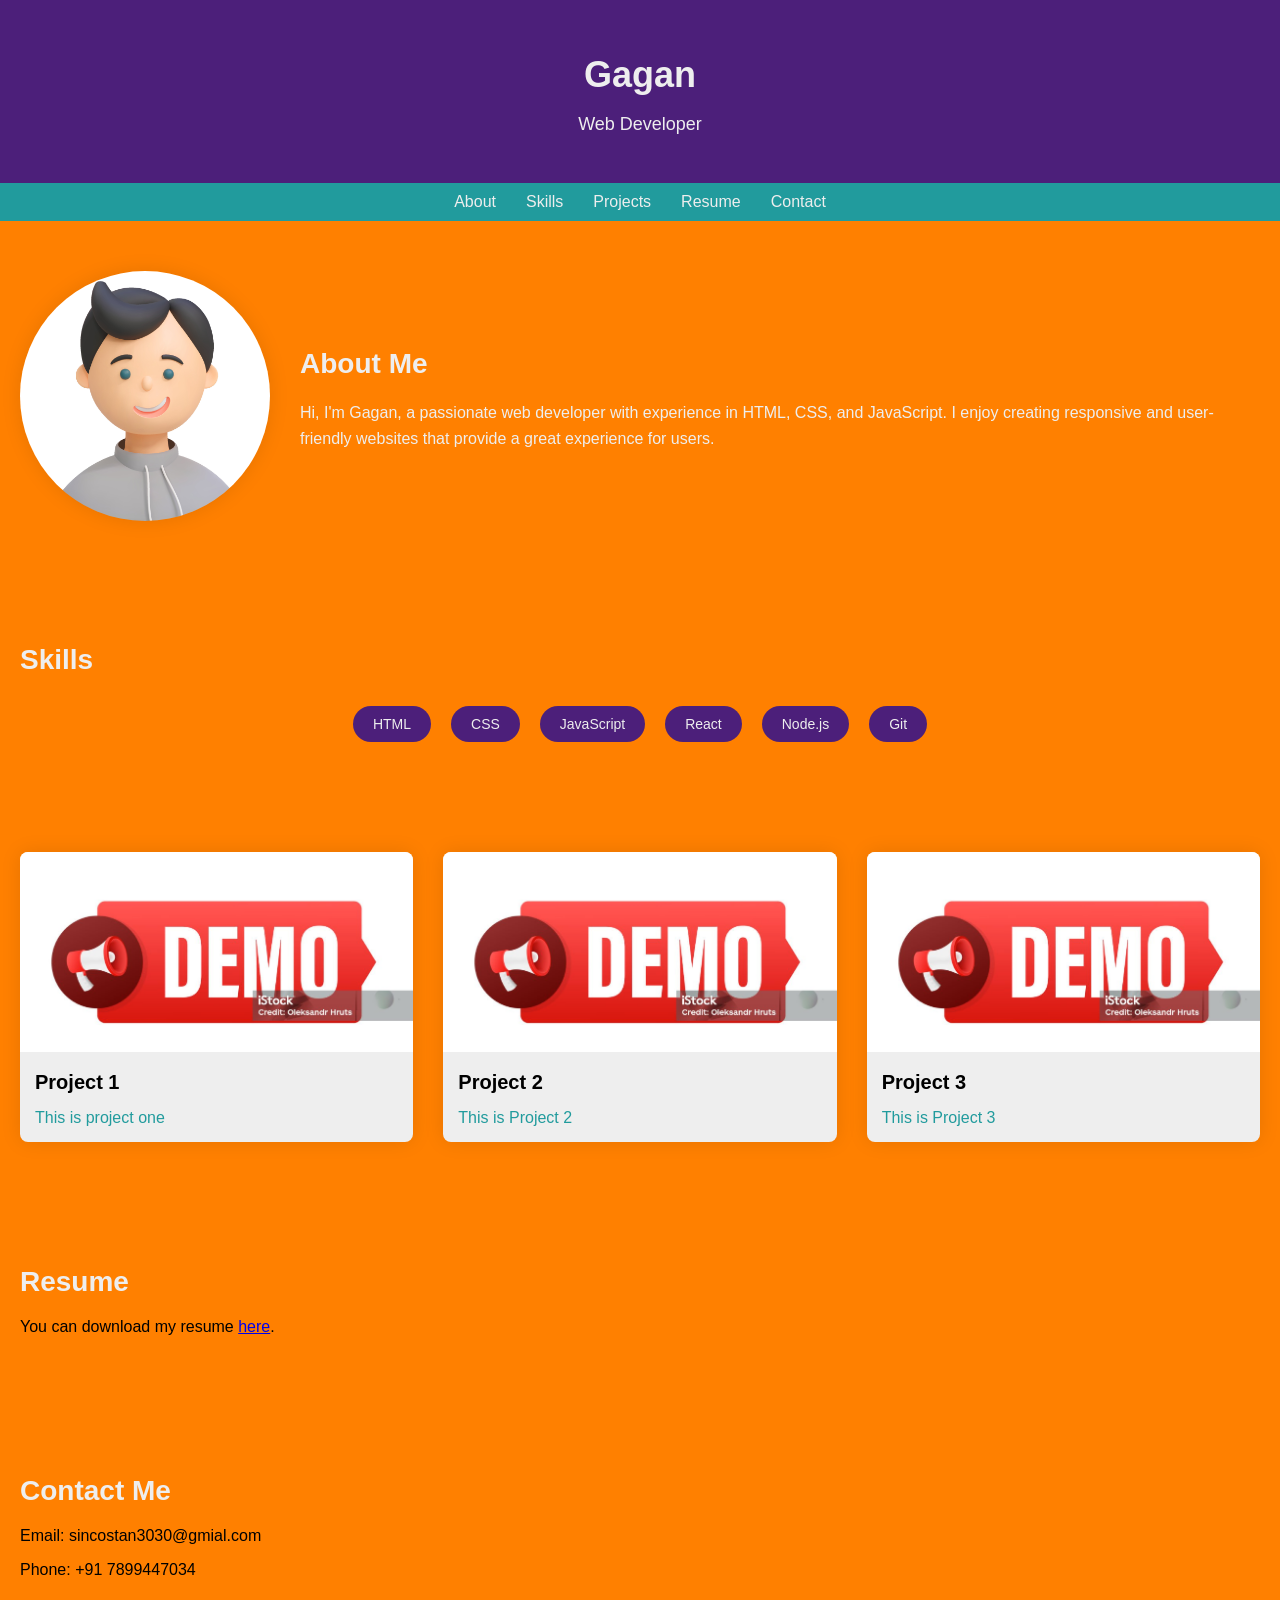
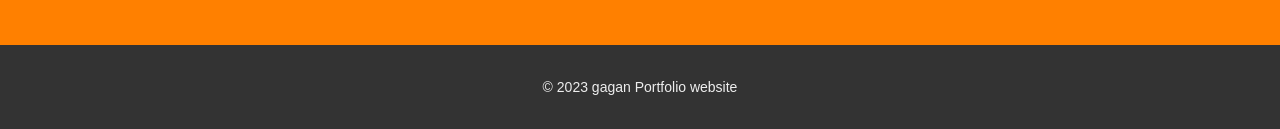
<file: PORTFOLIO/index.html>
<!DOCTYPE html>
<html lang="en">
<head>
  <meta charset="UTF-8">
  <meta name="viewport" content="width=device-width, initial-scale=1.0">
  <title>Gagan Portfolio</title>
  <link rel="stylesheet" href="style.css">
 
</head>
<body>
  <header>
    <h1>Gagan</h1>
    <p>Web Developer</p>
  </header>

  <nav>
    <ul>
      <li><a href="#about">About</a></li>
      <li><a href="#skills">Skills</a></li>
      <li><a href="#projects">Projects</a></li>
      <li><a href="#resume">Resume</a></li>
      <li><a href="#contact">Contact</a></li>
    </ul>
  </nav>

  <section id="about" class="about-section">
    <img src="assets/image/1.jpg" alt="loading img">
    <div>
      <h2>About Me</h2>
      <p>Hi, I'm Gagan, a passionate web developer with experience in HTML, CSS, and JavaScript. I enjoy creating responsive and user-friendly websites that provide a great experience for users.</p>
    </div>
  </section>

  <section id="skills" class="skills-section">
    <h2>Skills</h2>
    <ul>
      <li>HTML</li>
      <li>CSS</li>
      <li>JavaScript</li>
      <li>React</li>
      <li>Node.js</li>
      <li>Git</li>
    </ul>
  </section>

  <section id="projects" class="projects-section">
    <div class="project-card">
      <img src="assets/image/project img.png" alt="Project 1">
      <h3>Project 1</h3>
      <p>This is project one</p>
    </div>
    <div class="project-card">
      <img src="assets/image/project img.png" alt="Project 2">
      <h3>Project 2</h3>
      <p>This is Project 2</p>
    </div>
    <div class="project-card">
      <img src="assets/image/project img.png" alt="Project 3">
      <h3>Project 3</h3>
      <p>This is Project 3</p>
    </div>
  </section>

  <section id="resume">
    <h2>Resume</h2>
    <p>You can download my resume <a href="#">here</a>.</p>
  </section>

  <section id="contact">
    <h2>Contact Me</h2>
    <p>Email: sincostan3030@gmial.com</p>
    <p>Phone: +91 7899447034</p>
  </section>

  <footer>
    <p>&copy; 2023 gagan Portfolio website</p>
  </footer>
</body>
</html>
</file>
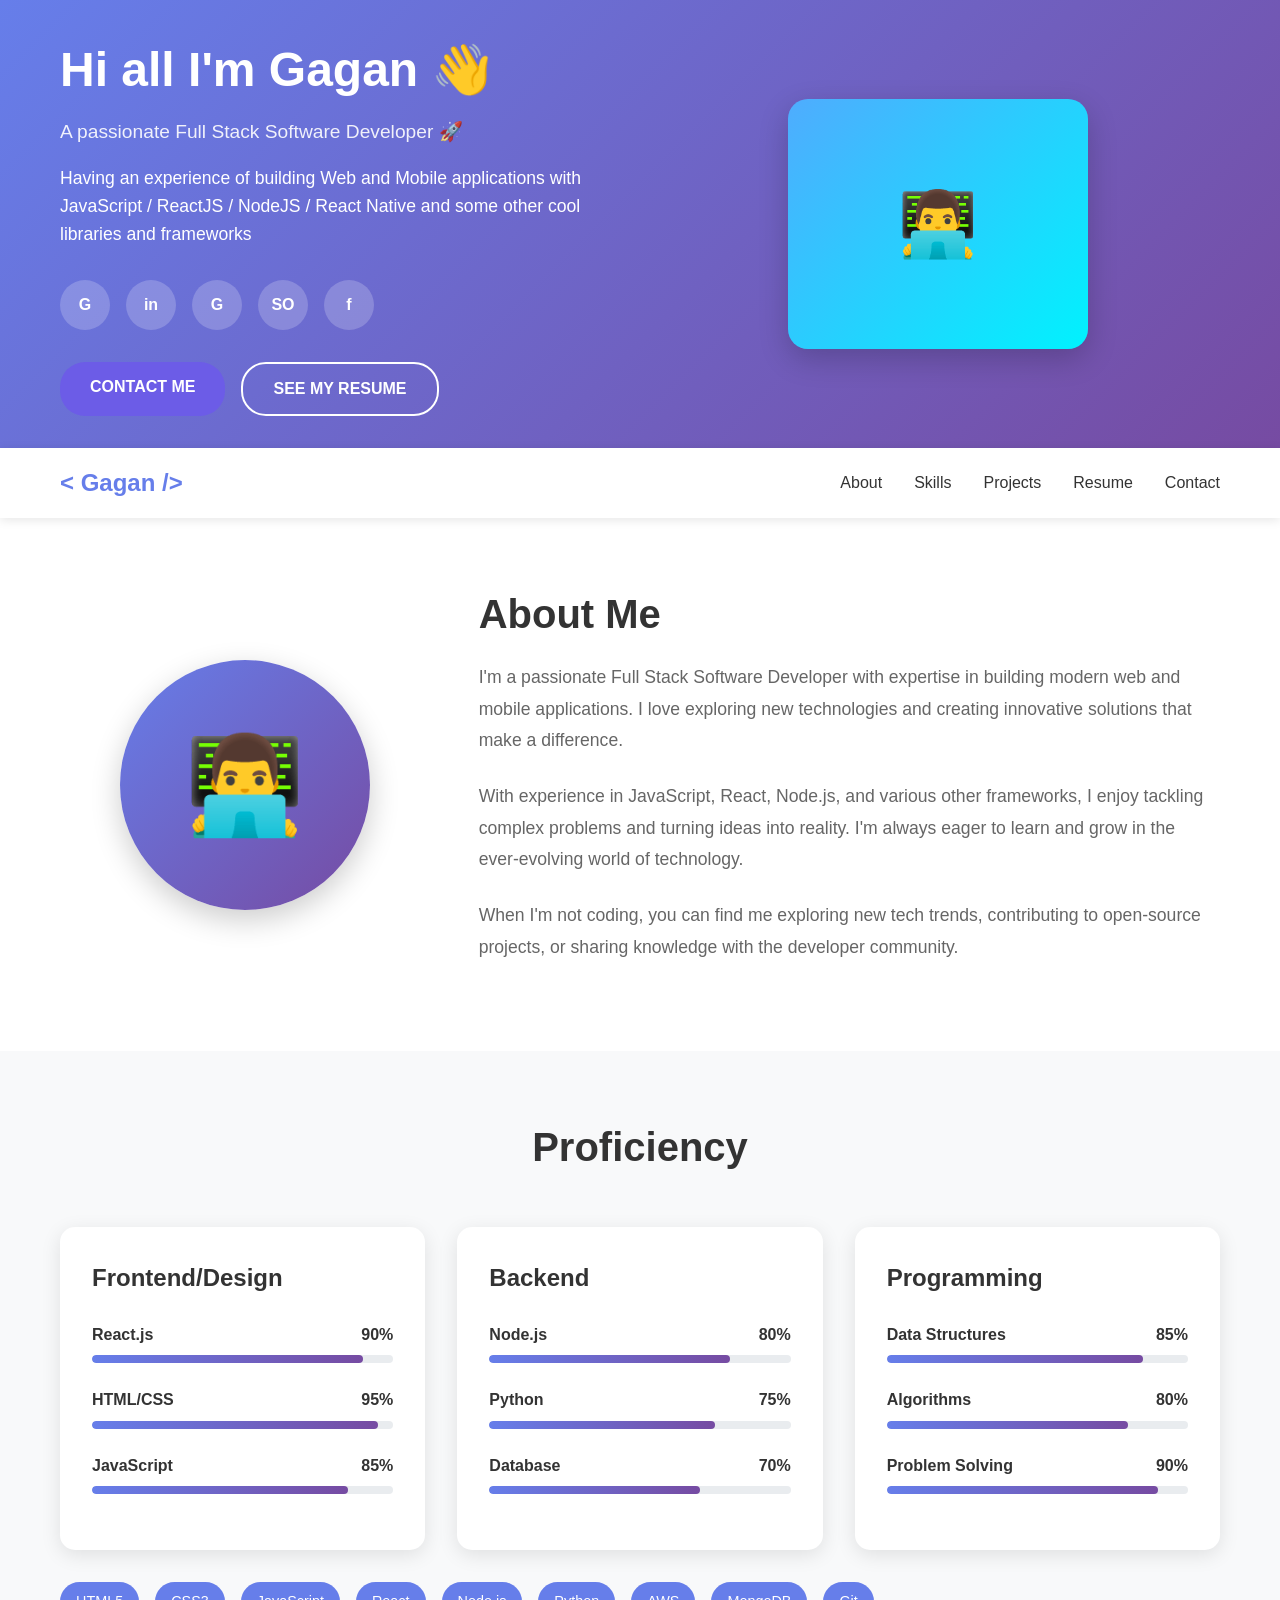
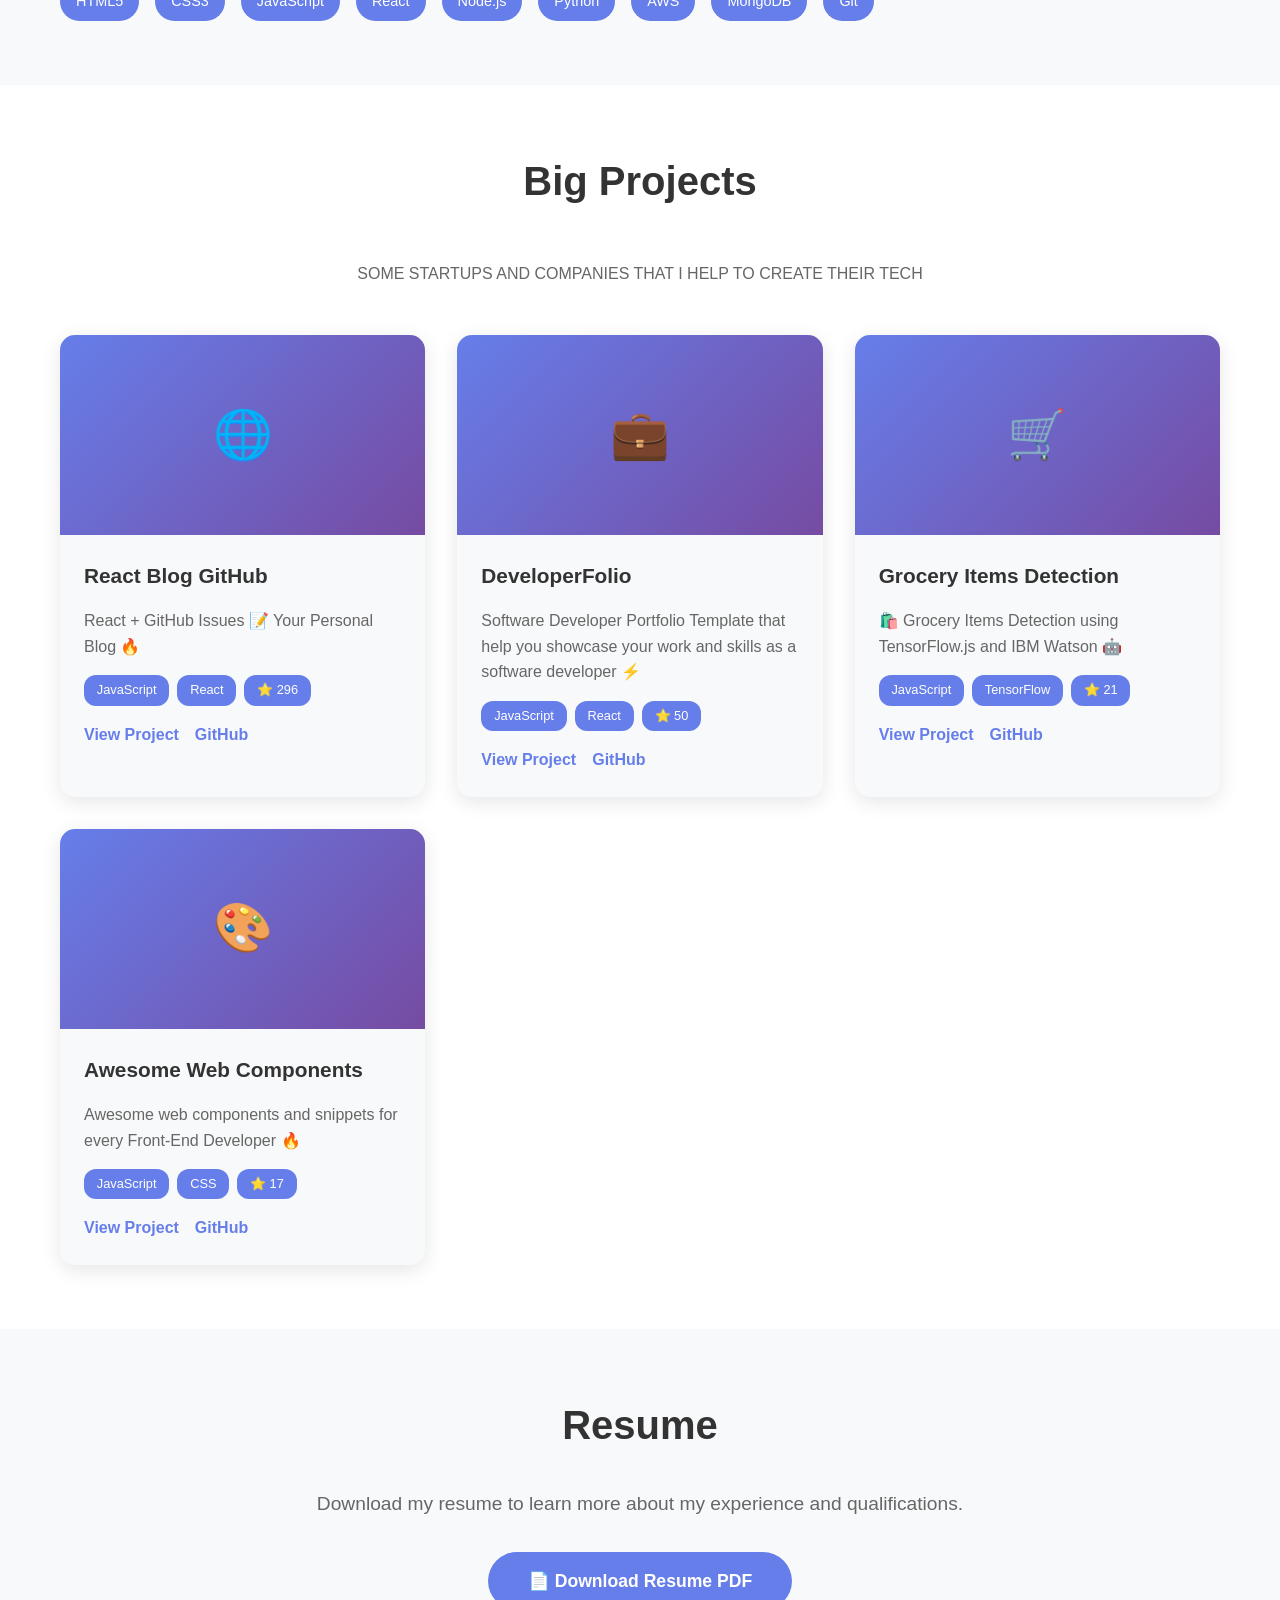
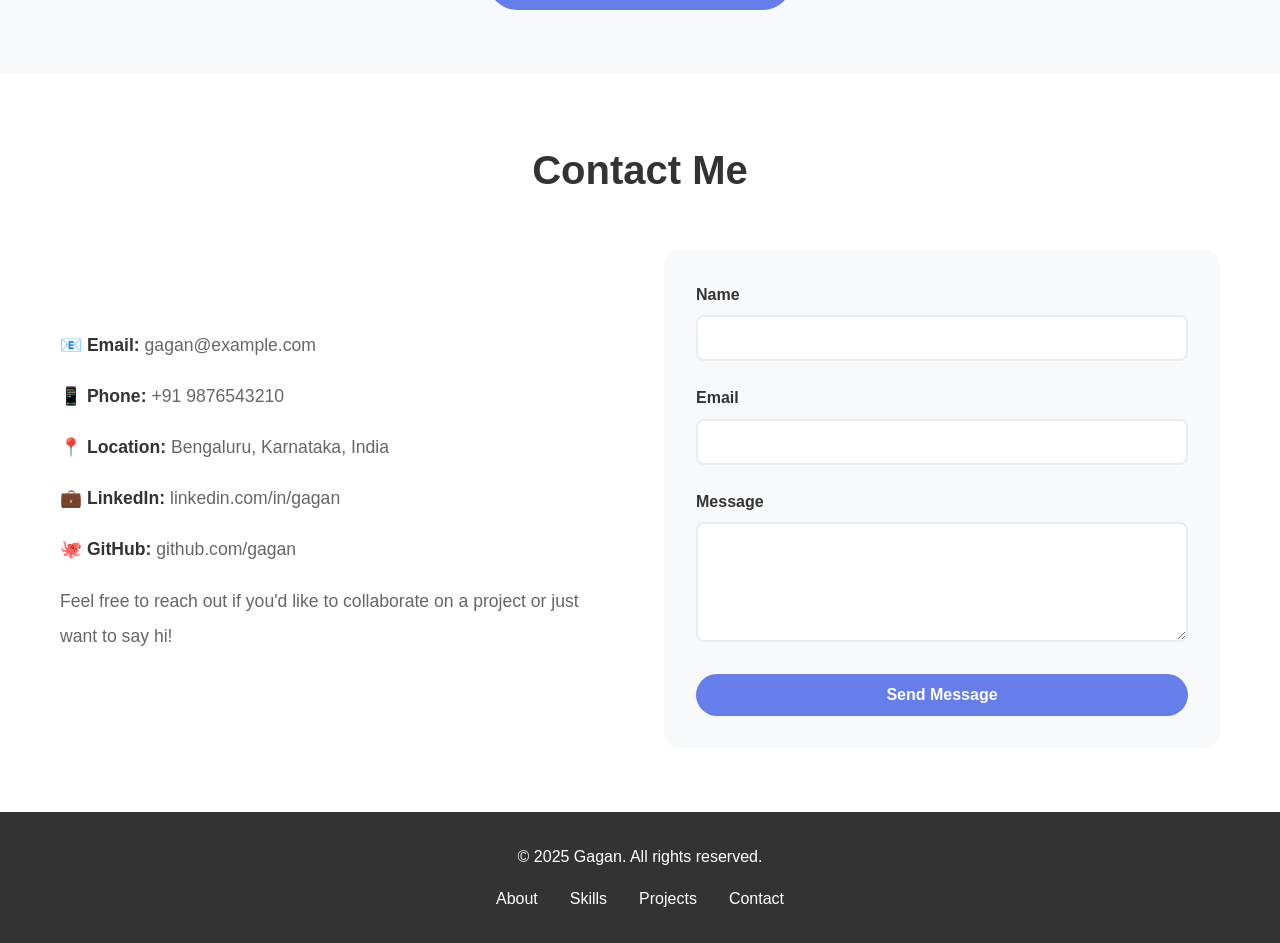
<file: TASK 1/1.html>
<!DOCTYPE html>
<html lang="en">
<head>
    <meta charset="UTF-8">
    <meta name="viewport" content="width=device-width, initial-scale=1.0">
    <title>Gagan - Full Stack Developer</title>
    <style>
        * {
            margin: 0;
            padding: 0;
            box-sizing: border-box;
        }

        body {
            font-family: -apple-system, BlinkMacSystemFont, 'Segoe UI', Roboto, Oxygen, Ubuntu, Cantarell, sans-serif;
            line-height: 1.6;
            color: #333;
            background-color: #f8f9fa;
        }

        .container {
            max-width: 1200px;
            margin: 0 auto;
            padding: 0 20px;
        }

        /* Header */
        header {
            background: linear-gradient(135deg, #667eea 0%, #764ba2 100%);
            color: white;
            padding: 2rem 0;
            position: relative;
            overflow: hidden;
        }

        .header-content {
            display: flex;
            align-items: center;
            justify-content: space-between;
            flex-wrap: wrap;
            gap: 2rem;
        }

        .header-text {
            flex: 1;
            min-width: 300px;
        }

        .header-text h1 {
            font-size: 3rem;
            margin-bottom: 0.5rem;
            font-weight: 700;
        }

        .header-text .tagline {
            font-size: 1.2rem;
            margin-bottom: 1rem;
            opacity: 0.9;
        }

        .header-text p {
            font-size: 1.1rem;
            line-height: 1.6;
            margin-bottom: 2rem;
        }

        .header-illustration {
            flex: 1;
            min-width: 300px;
            text-align: center;
        }

        .dev-illustration {
            width: 300px;
            height: 250px;
            background: linear-gradient(135deg, #4facfe 0%, #00f2fe 100%);
            border-radius: 20px;
            position: relative;
            margin: 0 auto;
            box-shadow: 0 10px 30px rgba(0, 0, 0, 0.2);
        }

        .dev-illustration::before {
            content: '👨‍💻';
            position: absolute;
            top: 50%;
            left: 50%;
            transform: translate(-50%, -50%);
            font-size: 4rem;
        }

        .social-links {
            display: flex;
            gap: 1rem;
            margin-top: 1rem;
        }

        .social-links a {
            display: inline-block;
            width: 50px;
            height: 50px;
            background: rgba(255, 255, 255, 0.2);
            border-radius: 50%;
            display: flex;
            align-items: center;
            justify-content: center;
            color: white;
            text-decoration: none;
            font-weight: bold;
            transition: all 0.3s ease;
        }

        .social-links a:hover {
            background: rgba(255, 255, 255, 0.3);
            transform: translateY(-3px);
        }

        .cta-buttons {
            display: flex;
            gap: 1rem;
            margin-top: 2rem;
        }

        .btn {
            padding: 12px 30px;
            border: none;
            border-radius: 25px;
            font-size: 1rem;
            font-weight: 600;
            cursor: pointer;
            transition: all 0.3s ease;
            text-decoration: none;
            display: inline-block;
            text-align: center;
        }

        .btn-primary {
            background: #6c5ce7;
            color: white;
        }

        .btn-secondary {
            background: transparent;
            color: white;
            border: 2px solid white;
        }

        .btn:hover {
            transform: translateY(-2px);
            box-shadow: 0 5px 15px rgba(0, 0, 0, 0.2);
        }

        /* Navigation */
        nav {
            background: white;
            box-shadow: 0 2px 10px rgba(0, 0, 0, 0.1);
            position: sticky;
            top: 0;
            z-index: 100;
        }

        .nav-container {
            display: flex;
            justify-content: space-between;
            align-items: center;
            padding: 1rem 0;
        }

        .logo {
            font-size: 1.5rem;
            font-weight: bold;
            color: #667eea;
        }

        .nav-links {
            display: flex;
            list-style: none;
            gap: 2rem;
        }

        .nav-links a {
            text-decoration: none;
            color: #333;
            font-weight: 500;
            transition: color 0.3s ease;
        }

        .nav-links a:hover {
            color: #667eea;
        }

        /* About Section */
        .about {
            padding: 4rem 0;
            background: white;
        }

        .about-content {
            display: grid;
            grid-template-columns: 1fr 2fr;
            gap: 3rem;
            align-items: center;
        }

        .about-image {
            text-align: center;
        }

        .profile-image {
            width: 250px;
            height: 250px;
            border-radius: 50%;
            background: linear-gradient(135deg, #667eea 0%, #764ba2 100%);
            display: flex;
            align-items: center;
            justify-content: center;
            font-size: 6rem;
            color: white;
            margin: 0 auto;
            box-shadow: 0 10px 30px rgba(0, 0, 0, 0.2);
        }

        .about-text h2 {
            font-size: 2.5rem;
            margin-bottom: 1rem;
            color: #333;
        }

        .about-text p {
            font-size: 1.1rem;
            line-height: 1.8;
            margin-bottom: 1.5rem;
            color: #666;
        }

        /* Skills Section */
        .skills {
            padding: 4rem 0;
            background: #f8f9fa;
        }

        .skills h2 {
            text-align: center;
            font-size: 2.5rem;
            margin-bottom: 3rem;
            color: #333;
        }

        .skills-grid {
            display: grid;
            grid-template-columns: repeat(auto-fit, minmax(300px, 1fr));
            gap: 2rem;
        }

        .skill-category {
            background: white;
            padding: 2rem;
            border-radius: 15px;
            box-shadow: 0 5px 20px rgba(0, 0, 0, 0.1);
        }

        .skill-category h3 {
            font-size: 1.5rem;
            margin-bottom: 1.5rem;
            color: #333;
        }

        .skill-bar {
            margin-bottom: 1.5rem;
        }

        .skill-name {
            display: flex;
            justify-content: space-between;
            margin-bottom: 0.5rem;
            font-weight: 600;
        }

        .skill-progress {
            height: 8px;
            background: #e9ecef;
            border-radius: 4px;
            overflow: hidden;
        }

        .skill-progress-fill {
            height: 100%;
            background: linear-gradient(90deg, #667eea, #764ba2);
            border-radius: 4px;
            transition: width 0.3s ease;
        }

        .tech-stack {
            display: flex;
            flex-wrap: wrap;
            gap: 1rem;
            margin-top: 2rem;
        }

        .tech-item {
            background: #667eea;
            color: white;
            padding: 0.5rem 1rem;
            border-radius: 20px;
            font-size: 0.9rem;
            font-weight: 500;
        }

        /* Projects Section */
        .projects {
            padding: 4rem 0;
            background: white;
        }

        .projects h2 {
            text-align: center;
            font-size: 2.5rem;
            margin-bottom: 3rem;
            color: #333;
        }

        .projects-grid {
            display: grid;
            grid-template-columns: repeat(auto-fit, minmax(350px, 1fr));
            gap: 2rem;
        }

        .project-card {
            background: #f8f9fa;
            border-radius: 15px;
            overflow: hidden;
            box-shadow: 0 5px 20px rgba(0, 0, 0, 0.1);
            transition: transform 0.3s ease;
        }

        .project-card:hover {
            transform: translateY(-5px);
        }

        .project-image {
            height: 200px;
            background: linear-gradient(135deg, #667eea 0%, #764ba2 100%);
            display: flex;
            align-items: center;
            justify-content: center;
            font-size: 3rem;
            color: white;
        }

        .project-content {
            padding: 1.5rem;
        }

        .project-content h3 {
            font-size: 1.3rem;
            margin-bottom: 1rem;
            color: #333;
        }

        .project-content p {
            color: #666;
            line-height: 1.6;
            margin-bottom: 1rem;
        }

        .project-tech {
            display: flex;
            flex-wrap: wrap;
            gap: 0.5rem;
            margin-bottom: 1rem;
        }

        .tech-tag {
            background: #667eea;
            color: white;
            padding: 0.3rem 0.8rem;
            border-radius: 12px;
            font-size: 0.8rem;
        }

        .project-links {
            display: flex;
            gap: 1rem;
        }

        .project-links a {
            color: #667eea;
            text-decoration: none;
            font-weight: 600;
            transition: color 0.3s ease;
        }

        .project-links a:hover {
            color: #764ba2;
        }

        /* Resume Section */
        .resume {
            padding: 4rem 0;
            background: #f8f9fa;
            text-align: center;
        }

        .resume h2 {
            font-size: 2.5rem;
            margin-bottom: 2rem;
            color: #333;
        }

        .resume p {
            font-size: 1.2rem;
            margin-bottom: 2rem;
            color: #666;
        }

        .resume-download {
            display: inline-block;
            background: #667eea;
            color: white;
            padding: 15px 40px;
            border-radius: 30px;
            text-decoration: none;
            font-weight: 600;
            font-size: 1.1rem;
            transition: all 0.3s ease;
        }

        .resume-download:hover {
            background: #764ba2;
            transform: translateY(-2px);
            box-shadow: 0 5px 15px rgba(0, 0, 0, 0.2);
        }

        /* Contact Section */
        .contact {
            padding: 4rem 0;
            background: white;
        }

        .contact h2 {
            text-align: center;
            font-size: 2.5rem;
            margin-bottom: 3rem;
            color: #333;
        }

        .contact-content {
            display: grid;
            grid-template-columns: 1fr 1fr;
            gap: 3rem;
            align-items: center;
        }

        .contact-info {
            font-size: 1.1rem;
            line-height: 2;
        }

        .contact-info p {
            margin-bottom: 1rem;
            color: #666;
        }

        .contact-info strong {
            color: #333;
        }

        .contact-form {
            background: #f8f9fa;
            padding: 2rem;
            border-radius: 15px;
        }

        .form-group {
            margin-bottom: 1.5rem;
        }

        .form-group label {
            display: block;
            margin-bottom: 0.5rem;
            font-weight: 600;
            color: #333;
        }

        .form-group input,
        .form-group textarea {
            width: 100%;
            padding: 12px;
            border: 2px solid #e9ecef;
            border-radius: 8px;
            font-size: 1rem;
            transition: border-color 0.3s ease;
        }

        .form-group input:focus,
        .form-group textarea:focus {
            outline: none;
            border-color: #667eea;
        }

        .form-group textarea {
            resize: vertical;
            min-height: 120px;
        }

        .submit-btn {
            background: #667eea;
            color: white;
            padding: 12px 30px;
            border: none;
            border-radius: 25px;
            font-size: 1rem;
            font-weight: 600;
            cursor: pointer;
            transition: all 0.3s ease;
            width: 100%;
        }

        .submit-btn:hover {
            background: #764ba2;
            transform: translateY(-2px);
        }

        /* Footer */
        footer {
            background: #333;
            color: white;
            text-align: center;
            padding: 2rem 0;
        }

        footer p {
            margin-bottom: 1rem;
        }

        .footer-links {
            display: flex;
            justify-content: center;
            gap: 2rem;
            margin-top: 1rem;
        }

        .footer-links a {
            color: white;
            text-decoration: none;
            transition: color 0.3s ease;
        }

        .footer-links a:hover {
            color: #667eea;
        }

        /* Responsive Design */
        @media (max-width: 768px) {
            .header-content {
                flex-direction: column;
                text-align: center;
            }

            .header-text h1 {
                font-size: 2.5rem;
            }

            .nav-links {
                flex-direction: column;
                gap: 1rem;
            }

            .about-content {
                grid-template-columns: 1fr;
                text-align: center;
            }

            .contact-content {
                grid-template-columns: 1fr;
            }

            .cta-buttons {
                flex-direction: column;
                align-items: center;
            }

            .skills-grid {
                grid-template-columns: 1fr;
            }

            .projects-grid {
                grid-template-columns: 1fr;
            }
        }
    </style>
</head>
<body>
    <!-- Header -->
    <header>
        <div class="container">
            <div class="header-content">
                <div class="header-text">
                    <h1>Hi all I'm Gagan 👋</h1>
                    <p class="tagline">A passionate Full Stack Software Developer 🚀</p>
                    <p>Having an experience of building Web and Mobile applications with JavaScript / ReactJS / NodeJS / React Native and some other cool libraries and frameworks</p>
                    
                    <div class="social-links">
                        <a href="#" title="GitHub">G</a>
                        <a href="#" title="LinkedIn">in</a>
                        <a href="#" title="Google">G</a>
                        <a href="#" title="Stack Overflow">SO</a>
                        <a href="#" title="Facebook">f</a>
                    </div>
                    
                    <div class="cta-buttons">
                        <a href="#contact" class="btn btn-primary">CONTACT ME</a>
                        <a href="#resume" class="btn btn-secondary">SEE MY RESUME</a>
                    </div>
                </div>
                
                <div class="header-illustration">
                    <div class="dev-illustration"></div>
                </div>
            </div>
        </div>
    </header>

    <!-- Navigation -->
    <nav>
        <div class="container">
            <div class="nav-container">
                <div class="logo">&lt; Gagan /&gt;</div>
                <ul class="nav-links">
                    <li><a href="#about">About</a></li>
                    <li><a href="#skills">Skills</a></li>
                    <li><a href="#projects">Projects</a></li>
                    <li><a href="#resume">Resume</a></li>
                    <li><a href="#contact">Contact</a></li>
                </ul>
            </div>
        </div>
    </nav>

    <!-- About Section -->
    <section id="about" class="about">
        <div class="container">
            <div class="about-content">
                <div class="about-image">
                    <div class="profile-image">👨‍💻</div>
                </div>
                <div class="about-text">
                    <h2>About Me</h2>
                    <p>I'm a passionate Full Stack Software Developer with expertise in building modern web and mobile applications. I love exploring new technologies and creating innovative solutions that make a difference.</p>
                    <p>With experience in JavaScript, React, Node.js, and various other frameworks, I enjoy tackling complex problems and turning ideas into reality. I'm always eager to learn and grow in the ever-evolving world of technology.</p>
                    <p>When I'm not coding, you can find me exploring new tech trends, contributing to open-source projects, or sharing knowledge with the developer community.</p>
                </div>
            </div>
        </div>
    </section>

    <!-- Skills Section -->
    <section id="skills" class="skills">
        <div class="container">
            <h2>Proficiency</h2>
            <div class="skills-grid">
                <div class="skill-category">
                    <h3>Frontend/Design</h3>
                    <div class="skill-bar">
                        <div class="skill-name">
                            <span>React.js</span>
                            <span>90%</span>
                        </div>
                        <div class="skill-progress">
                            <div class="skill-progress-fill" style="width: 90%"></div>
                        </div>
                    </div>
                    <div class="skill-bar">
                        <div class="skill-name">
                            <span>HTML/CSS</span>
                            <span>95%</span>
                        </div>
                        <div class="skill-progress">
                            <div class="skill-progress-fill" style="width: 95%"></div>
                        </div>
                    </div>
                    <div class="skill-bar">
                        <div class="skill-name">
                            <span>JavaScript</span>
                            <span>85%</span>
                        </div>
                        <div class="skill-progress">
                            <div class="skill-progress-fill" style="width: 85%"></div>
                        </div>
                    </div>
                </div>

                <div class="skill-category">
                    <h3>Backend</h3>
                    <div class="skill-bar">
                        <div class="skill-name">
                            <span>Node.js</span>
                            <span>80%</span>
                        </div>
                        <div class="skill-progress">
                            <div class="skill-progress-fill" style="width: 80%"></div>
                        </div>
                    </div>
                    <div class="skill-bar">
                        <div class="skill-name">
                            <span>Python</span>
                            <span>75%</span>
                        </div>
                        <div class="skill-progress">
                            <div class="skill-progress-fill" style="width: 75%"></div>
                        </div>
                    </div>
                    <div class="skill-bar">
                        <div class="skill-name">
                            <span>Database</span>
                            <span>70%</span>
                        </div>
                        <div class="skill-progress">
                            <div class="skill-progress-fill" style="width: 70%"></div>
                        </div>
                    </div>
                </div>

                <div class="skill-category">
                    <h3>Programming</h3>
                    <div class="skill-bar">
                        <div class="skill-name">
                            <span>Data Structures</span>
                            <span>85%</span>
                        </div>
                        <div class="skill-progress">
                            <div class="skill-progress-fill" style="width: 85%"></div>
                        </div>
                    </div>
                    <div class="skill-bar">
                        <div class="skill-name">
                            <span>Algorithms</span>
                            <span>80%</span>
                        </div>
                        <div class="skill-progress">
                            <div class="skill-progress-fill" style="width: 80%"></div>
                        </div>
                    </div>
                    <div class="skill-bar">
                        <div class="skill-name">
                            <span>Problem Solving</span>
                            <span>90%</span>
                        </div>
                        <div class="skill-progress">
                            <div class="skill-progress-fill" style="width: 90%"></div>
                        </div>
                    </div>
                </div>
            </div>

            <div class="tech-stack">
                <div class="tech-item">HTML5</div>
                <div class="tech-item">CSS3</div>
                <div class="tech-item">JavaScript</div>
                <div class="tech-item">React</div>
                <div class="tech-item">Node.js</div>
                <div class="tech-item">Python</div>
                <div class="tech-item">AWS</div>
                <div class="tech-item">MongoDB</div>
                <div class="tech-item">Git</div>
            </div>
        </div>
    </section>

    <!-- Projects Section -->
    <section id="projects" class="projects">
        <div class="container">
            <h2>Big Projects</h2>
            <p style="text-align: center; margin-bottom: 3rem; color: #666;">SOME STARTUPS AND COMPANIES THAT I HELP TO CREATE THEIR TECH</p>
            
            <div class="projects-grid">
                <div class="project-card">
                    <div class="project-image">🌐</div>
                    <div class="project-content">
                        <h3>React Blog GitHub</h3>
                        <p>React + GitHub Issues 📝 Your Personal Blog 🔥</p>
                        <div class="project-tech">
                            <span class="tech-tag">JavaScript</span>
                            <span class="tech-tag">React</span>
                            <span class="tech-tag">⭐ 296</span>
                        </div>
                        <div class="project-links">
                            <a href="#" target="_blank">View Project</a>
                            <a href="#" target="_blank">GitHub</a>
                        </div>
                    </div>
                </div>

                <div class="project-card">
                    <div class="project-image">💼</div>
                    <div class="project-content">
                        <h3>DeveloperFolio</h3>
                        <p>Software Developer Portfolio Template that help you showcase your work and skills as a software developer ⚡</p>
                        <div class="project-tech">
                            <span class="tech-tag">JavaScript</span>
                            <span class="tech-tag">React</span>
                            <span class="tech-tag">⭐ 50</span>
                        </div>
                        <div class="project-links">
                            <a href="#" target="_blank">View Project</a>
                            <a href="#" target="_blank">GitHub</a>
                        </div>
                    </div>
                </div>

                <div class="project-card">
                    <div class="project-image">🛒</div>
                    <div class="project-content">
                        <h3>Grocery Items Detection</h3>
                        <p>🛍️ Grocery Items Detection using TensorFlow.js and IBM Watson 🤖</p>
                        <div class="project-tech">
                            <span class="tech-tag">JavaScript</span>
                            <span class="tech-tag">TensorFlow</span>
                            <span class="tech-tag">⭐ 21</span>
                        </div>
                        <div class="project-links">
                            <a href="#" target="_blank">View Project</a>
                            <a href="#" target="_blank">GitHub</a>
                        </div>
                    </div>
                </div>

                <div class="project-card">
                    <div class="project-image">🎨</div>
                    <div class="project-content">
                        <h3>Awesome Web Components</h3>
                        <p>Awesome web components and snippets for every Front-End Developer 🔥</p>
                        <div class="project-tech">
                            <span class="tech-tag">JavaScript</span>
                            <span class="tech-tag">CSS</span>
                            <span class="tech-tag">⭐ 17</span>
                        </div>
                        <div class="project-links">
                            <a href="#" target="_blank">View Project</a>
                            <a href="#" target="_blank">GitHub</a>
                        </div>
                    </div>
                </div>
            </div>
        </div>
    </section>

    <!-- Resume Section -->
    <section id="resume" class="resume">
        <div class="container">
            <h2>Resume</h2>
            <p>Download my resume to learn more about my experience and qualifications.</p>
            <a href="#" class="resume-download" download>📄 Download Resume PDF</a>
        </div>
    </section>

    <!-- Contact Section -->
    <section id="contact" class="contact">
        <div class="container">
            <h2>Contact Me</h2>
            <div class="contact-content">
                <div class="contact-info">
                    <p><strong>📧 Email:</strong> gagan@example.com</p>
                    <p><strong>📱 Phone:</strong> +91 9876543210</p>
                    <p><strong>📍 Location:</strong> Bengaluru, Karnataka, India</p>
                    <p><strong>💼 LinkedIn:</strong> linkedin.com/in/gagan</p>
                    <p><strong>🐙 GitHub:</strong> github.com/gagan</p>
                    <p>Feel free to reach out if you'd like to collaborate on a project or just want to say hi!</p>
                </div>
                <div class="contact-form">
                    <form onsubmit="handleSubmit(event)">
                        <div class="form-group">
                            <label for="name">Name</label>
                            <input type="text" id="name" name="name" required>
                        </div>
                        <div class="form-group">
                            <label for="email">Email</label>
                            <input type="email" id="email" name="email" required>
                        </div>
                        <div class="form-group">
                            <label for="message">Message</label>
                            <textarea id="message" name="message" required></textarea>
                        </div>
                        <button type="submit" class="submit-btn">Send Message</button>
                    </form>
                </div>
            </div>
        </div>
    </section>

    <!-- Footer -->
    <footer>
        <div class="container">
            <p>&copy; 2025 Gagan. All rights reserved.</p>
            <div class="footer-links">
                <a href="#about">About</a>
                <a href="#skills">Skills</a>
                <a href="#projects">Projects</a>
                <a href="#contact">Contact</a>
            </div>
        </div>
    </footer>

    <script>
        // Smooth scrolling for navigation links
        document.querySelectorAll('a[href^="#"]').forEach(anchor => {
            anchor.addEventListener('click', function (e) {
                e.preventDefault();
                const target = document.querySelector(this.getAttribute('href'));
                if (target) {
                    target.scrollIntoView({
                        behavior: 'smooth',
                        block: 'start'
                    });
                }
            });
        });

        // Form submission handler
        function handleSubmit(event) {
            event.preventDefault();
            alert('Thank you for your message! I\'ll get back to you soon.');
            event.target.reset();
        }

        // Animate skill bars on scroll
        const observerOptions = {
            threshold: 0.5,
            rootMargin: '0px 0px -100px 0px'
        };

        const observer = new IntersectionObserver((entries) => {
            entries.forEach(entry => {
                if (entry.isIntersecting) {
                    const skillBars = entry.target.querySelectorAll('.skill-progress-fill');
                    skillBars.forEach(bar => {
                        const width = bar.style.width;
                        bar.style.width = '0%';
                        setTimeout(() => {
                            bar.style.width = width;
                        }, 200);
                    });
                }
            });
        }, observerOptions);

        document.querySelectorAll('.skill-category').forEach(category => {
            observer.observe(category);
        });

        // Add scroll effect to header
        window.addEventListener('scroll', () => {
            const header = document.querySelector('header');
            if (window.scrollY > 100) {
                header.style.transform = 'translateY(-10px)';
                header.style.opacity = '0.9';
            } else {
                header.style.transform = 'translateY(0)';
                header.style.opacity = '1';
            }
        });

        // Add typing effect to header text
        const headerText = document.querySelector('.header-text h1');
        const originalText = headerText.textContent;
        headerText.textContent = '';
        
        let i = 0;
        const typeWriter = () => {
            if (i < originalText.length) {
                headerText.textContent += originalText.charAt(i);
                i++;
                setTimeout(typeWriter, 100);
            }
        };
        
        // Start typing effect after page load
        window.addEventListener('load', () => {
            setTimeout(typeWriter, 500);
        });

        // Add hover effects to project cards
        document.querySelectorAll('.project-card').forEach(card => {
            card.addEventListener('mouseenter', () => {
                card.style.transform = 'translateY(-10px) scale(1.02)';
                card.style.boxShadow = '0 15px 40px rgba(0, 0, 0, 0.2)';
            });
            
            card.addEventListener('mouseleave', () => {
                card.style.transform = 'translateY(0) scale(1)';
                card.style.boxShadow = '0 5px 20px rgba(0, 0, 0, 0.1)';
            });
        });

        // Add fade-in animation for sections
        const fadeInObserver = new IntersectionObserver((entries) => {
            entries.forEach(entry => {
                if (entry.isIntersecting) {
                    entry.target.style.opacity = '1';
                    entry.target.style.transform = 'translateY(0)';
                }
            });
        }, {
            threshold: 0.1,
            rootMargin: '0px 0px -50px 0px'
        });

        // Apply fade-in to all sections
        document.querySelectorAll('section').forEach(section => {
            section.style.opacity = '0';
            section.style.transform = 'translateY(20px)';
            section.style.transition = 'opacity 0.6s ease, transform 0.6s ease';
            fadeInObserver.observe(section);
        });

        // Mobile menu toggle functionality
        const createMobileMenu = () => {
            const nav = document.querySelector('.nav-container');
            const navLinks = document.querySelector('.nav-links');
            
            // Create mobile menu button
            const mobileMenuBtn = document.createElement('button');
            mobileMenuBtn.innerHTML = '☰';
            mobileMenuBtn.className = 'mobile-menu-btn';
            mobileMenuBtn.style.cssText = `
                display: none;
                background: none;
                border: none;
                font-size: 1.5rem;
                cursor: pointer;
                color: #333;
            `;
            
            nav.appendChild(mobileMenuBtn);
            
            // Add mobile styles
            const mobileStyles = document.createElement('style');
            mobileStyles.textContent = `
                @media (max-width: 768px) {
                    .mobile-menu-btn {
                        display: block !important;
                    }
                    .nav-links {
                        display: none;
                        position: absolute;
                        top: 100%;
                        left: 0;
                        width: 100%;
                        background: white;
                        box-shadow: 0 2px 10px rgba(0, 0, 0, 0.1);
                        flex-direction: column;
                        padding: 1rem;
                    }
                    .nav-links.active {
                        display: flex !important;
                    }
                }
            `;
            document.head.appendChild(mobileStyles);
            
            // Toggle mobile menu
            mobileMenuBtn.addEventListener('click', () => {
                navLinks.classList.toggle('active');
            });
            
            // Close mobile menu when clicking on links
            navLinks.addEventListener('click', (e) => {
                if (e.target.tagName === 'A') {
                    navLinks.classList.remove('active');
                }
            });
        };
        
        createMobileMenu();

        // Add progress bar for page scroll
        const createProgressBar = () => {
            const progressBar = document.createElement('div');
            progressBar.style.cssText = `
                position: fixed;
                top: 0;
                left: 0;
                width: 0%;
                height: 3px;
                background: linear-gradient(90deg, #667eea, #764ba2);
                z-index: 9999;
                transition: width 0.3s ease;
            `;
            document.body.appendChild(progressBar);
            
            window.addEventListener('scroll', () => {
                const scrolled = (window.scrollY / (document.documentElement.scrollHeight - window.innerHeight)) * 100;
                progressBar.style.width = scrolled + '%';
            });
        };
        
        createProgressBar();

        // Add back to top button
        const createBackToTopBtn = () => {
            const backToTopBtn = document.createElement('button');
            backToTopBtn.innerHTML = '↑';
            backToTopBtn.style.cssText = `
                position: fixed;
                bottom: 20px;
                right: 20px;
                width: 50px;
                height: 50px;
                border-radius: 50%;
                background: #667eea;
                color: white;
                border: none;
                font-size: 1.5rem;
                cursor: pointer;
                opacity: 0;
                transition: all 0.3s ease;
                z-index: 1000;
                box-shadow: 0 5px 15px rgba(0, 0, 0, 0.2);
            `;
            document.body.appendChild(backToTopBtn);
            
            window.addEventListener('scroll', () => {
                if (window.scrollY > 500) {
                    backToTopBtn.style.opacity = '1';
                    backToTopBtn.style.transform = 'translateY(0)';
                } else {
                    backToTopBtn.style.opacity = '0';
                    backToTopBtn.style.transform = 'translateY(20px)';
                }
            });
            
            backToTopBtn.addEventListener('click', () => {
                window.scrollTo({
                    top: 0,
                    behavior: 'smooth'
                });
            });
            
            backToTopBtn.addEventListener('mouseenter', () => {
                backToTopBtn.style.background = '#764ba2';
                backToTopBtn.style.transform = 'translateY(-5px)';
            });
            
            backToTopBtn.addEventListener('mouseleave', () => {
                backToTopBtn.style.background = '#667eea';
                backToTopBtn.style.transform = 'translateY(0)';
            });
        };
        
        createBackToTopBtn();
</file>
<file: PORTFOLIO/style.css>
/* Global Styles */
    body {
      font-family: 'Montserrat', sans-serif;
      margin: 0;
      padding: 0;
      background-color: #FF8000;
    }

    /* Header Styles */
    header {
      background-color: #4C1F7A;
      color: #EEEEEE;
      padding: 30px 20px;
      text-align: center;
    }

    header h1 {
      font-size: 36px;
      margin-bottom: 10px;
    }

    header p {
      font-size: 18px;
      color: #EEEEEE;
    }

    /* Navigation Styles */
    nav {
      background-color: #219B9D;
      padding: 10px 0;
    }

    nav ul {
      list-style-type: none;
      margin: 0;
      padding: 0;
      display: flex;
      justify-content: center;
    }

    nav li {
      margin: 0 15px;
    }

    nav a {
      color: #EEEEEE;
      text-decoration: none;
      font-size: 16px;
      transition: color 0.3s ease;
    }

    nav a:hover {
      color: #EEEEEE;
    }

    /* Section Styles */
    section {
      padding: 50px 20px;
    }

    section h2 {
      font-size: 28px;
      margin-bottom: 20px;
      color: #EEEEEE;
    }

    /* About Section Styles */
    .about-section {
      display: flex;
      align-items: center;
    }

    .about-section img {
      width: 250px;
      height: 250px;
      border-radius: 50%;
      margin-right: 30px;
      box-shadow: 0 0 20px rgba(0, 0, 0, 0.1);
    }

    .about-section p {
      font-size: 16px;
      line-height: 1.6;
      color: #EEEEEE;
    }

    /* Skills Section Styles */
    .skills-section ul {
      list-style-type: none;
      margin: 0;
      padding: 0;
      display: flex;
      flex-wrap: wrap;
      justify-content: center;
    }

    .skills-section li {
      background-color: #4C1F7A;
      color: #EEEEEE;
      padding: 10px 20px;
      border-radius: 20px;
      margin: 10px;
      font-size: 14px;
    }

    /* Projects Section Styles */
    .projects-section {
      display: grid;
      grid-template-columns: repeat(auto-fit, minmax(300px, 1fr));
      grid-gap: 30px;
    }

    .project-card {
      background-color: #EEEEEE;
      border-radius: 8px;
      box-shadow: 0 0 20px rgba(0, 0, 0, 0.1);
      overflow: hidden;
      transition: transform 0.3s ease;
    }

    .project-card:hover {
      transform: translateY(-5px);
    }

    .project-card img {
      width: 100%;
      height: 200px;
      object-fit: cover;
    }

    .project-card h3 {
      font-size: 20px;
      margin: 15px;
    }

    .project-card p {
      font-size: 16px;
      color: #219B9D;
      margin: 0 15px 15px;
    }

    /* Footer Styles */
    footer {
      background-color: #333;
      color: #EEEEEE;
      padding: 20px;
      text-align: center;
      font-size: 14px;
    }
</file>
